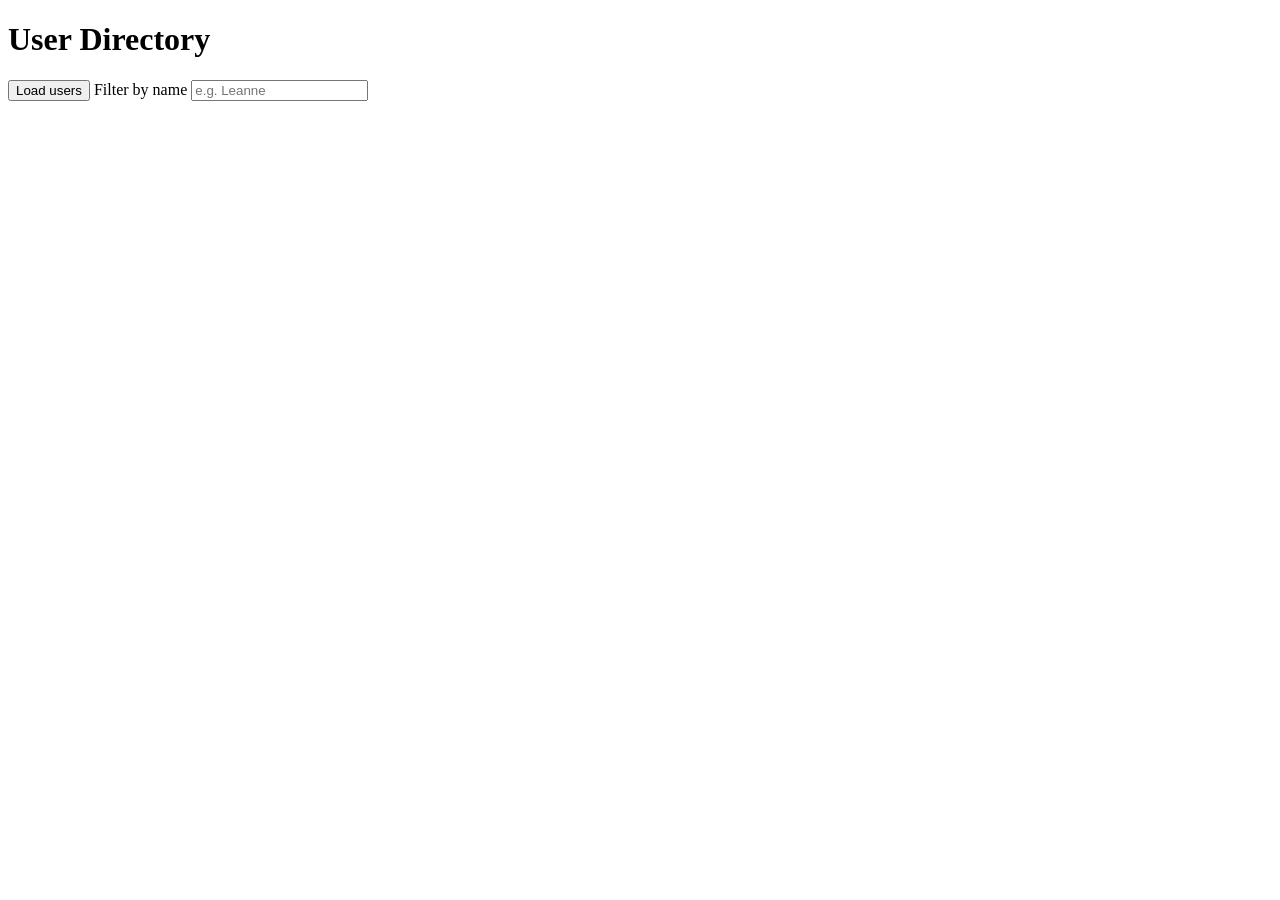
<file: Day 5 assignment/index.html>
<!DOCTYPE html>
<html lang="en">
  <head>
    <meta charset="UTF-8" />
    <meta name="viewport" content="width=device-width, initial-scale=1.0" />
    <title>User Directory</title>
    <script src="users.js" defer></script>
  </head>
  <body>
    <h1>User Directory</h1>
    <button type="button" id="load-users">Load users</button>
 
    <label for="filter-input">Filter by name</label>
    <input type="text" id="filter-input" placeholder="e.g. Leanne" />
 
    <p id="status"></p>
    <ul id="users-list"></ul>
  </body>
</html>
</file>
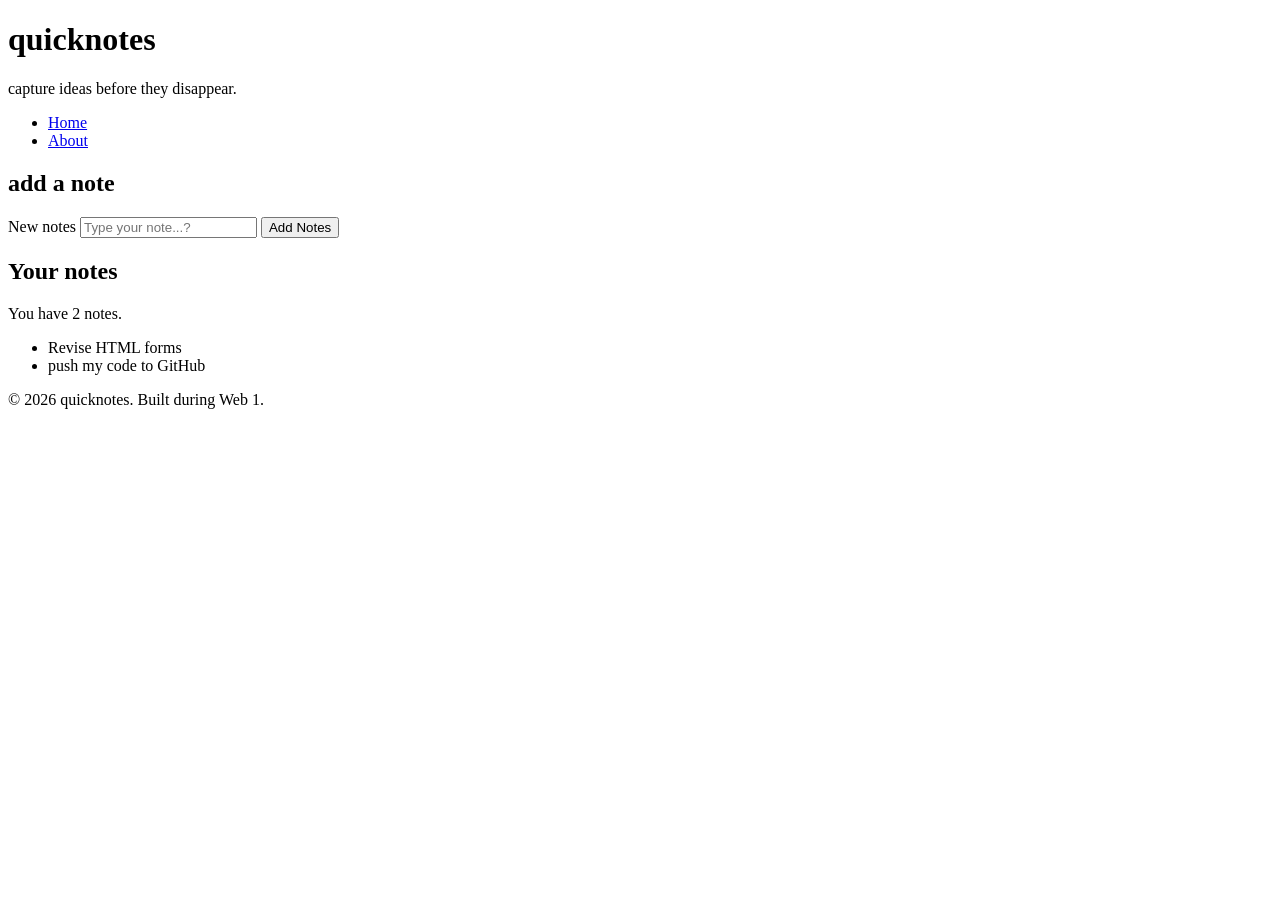
<file: day1/index.html>
<!DOCTYPE html>
<html lang="en">

<head>
    <meta charset="UTF-8">
    <meta name="viewport" content="width=device-width,initial-scale=1.0" />
    <title>quicknotes</title>
</head>

<body>
    <header>
        <h1>quicknotes</h1>
        <p>capture ideas before they disappear.</p>
        <nav>
            <ul>
                <li><a href="index.html">Home</a></li>
                <li><a href="about.html">About</a></li>
            </ul>
        </nav>
    </header>
    <main>
        <section>
            <h2>add a note</h2>

            <form id="note-form">
                <label for="note-input">New notes</label>
                <input type="text" id="note-input" placeholder="Type your note...?" />
                <button type="submit">Add Notes</button>
            </form>
        </section>
        <section>
            <h2>Your notes</h2>
            <p id="note-count">You have 2 notes.</p>

            <ul id="notes-list">
                <li>Revise HTML forms</li>
                <li>push my code to GitHub</li>
            </ul>
        </section>
    </main>
    <footer>
        <p>&copy; 2026 quicknotes. Built during Web 1.</p>
    </footer>
</body>

</html>
</file>
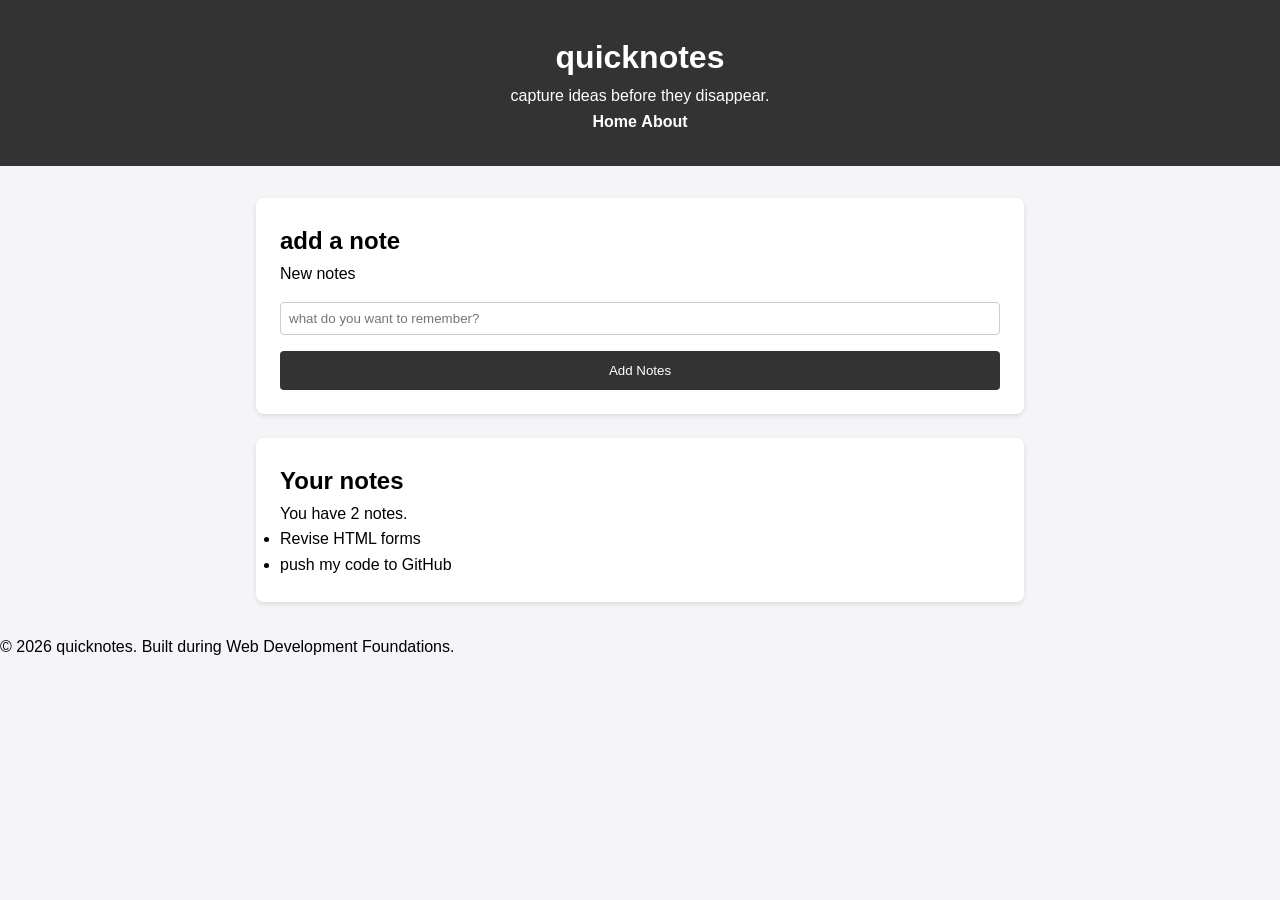
<file: day2/index.html>
<!DOCTYPE html>
<html lang="en">

<head>
    <meta charset="UTF-8">
    <meta name="viewport" content="width=device-width,initial-scale=1.0">
    <title>quicknotes</title>
    <link rel="stylesheet" href="style.css" />
</head>

<body>
    <header>
        <h1>quicknotes</h1>
        <p>capture ideas before they disappear.</p>
        <nav>
            <a href="index.html">Home</a>
            <a href="about.html">About</a>
        </nav>
    </header>
    <main>
        <section>
            <h2>add a note</h2>

            <form id="note-form">
                <label for="note-input">New notes</label>
                <input type="text" id="note-input" placeholder="what do you want to remember?" required>
                <button type="submit">Add Notes</button>
            </form>
        </section>
        <section>
            <h2>Your notes</h2>
            <p id="note-count">You have 2 notes.</p>

            <ul id="notes-list">
                <li>Revise HTML forms</li>
                <li>push my code to GitHub</li>
            </ul>
        </section>
    </main>
    <footer>
        <p>&copy; 2026 quicknotes. Built during Web Development Foundations.</p>
    </footer>
</body>

</html>
</file>
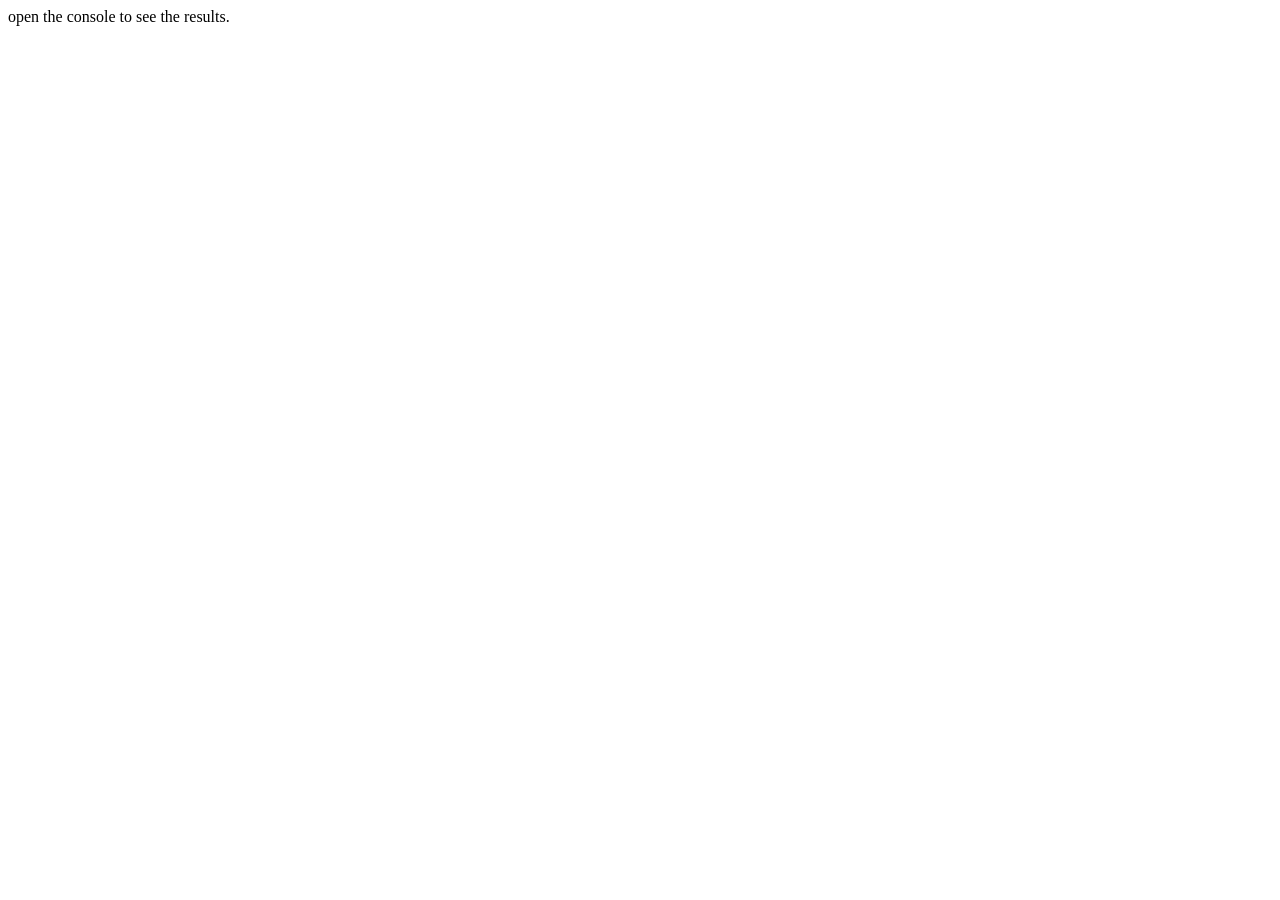
<file: day3/index.html>
<!DOCTYPE html>
<html lang="en">

<head>
    <meta charset="UTF-8">
    <meta name="viewport" content="width=device-width,initial-scale=1.0">
    <title>Notes Toolkit</title>
    <script src="script.js" defer></script>
</head>

<body>
    open the console to see the results.
</body>

</html>
</file>
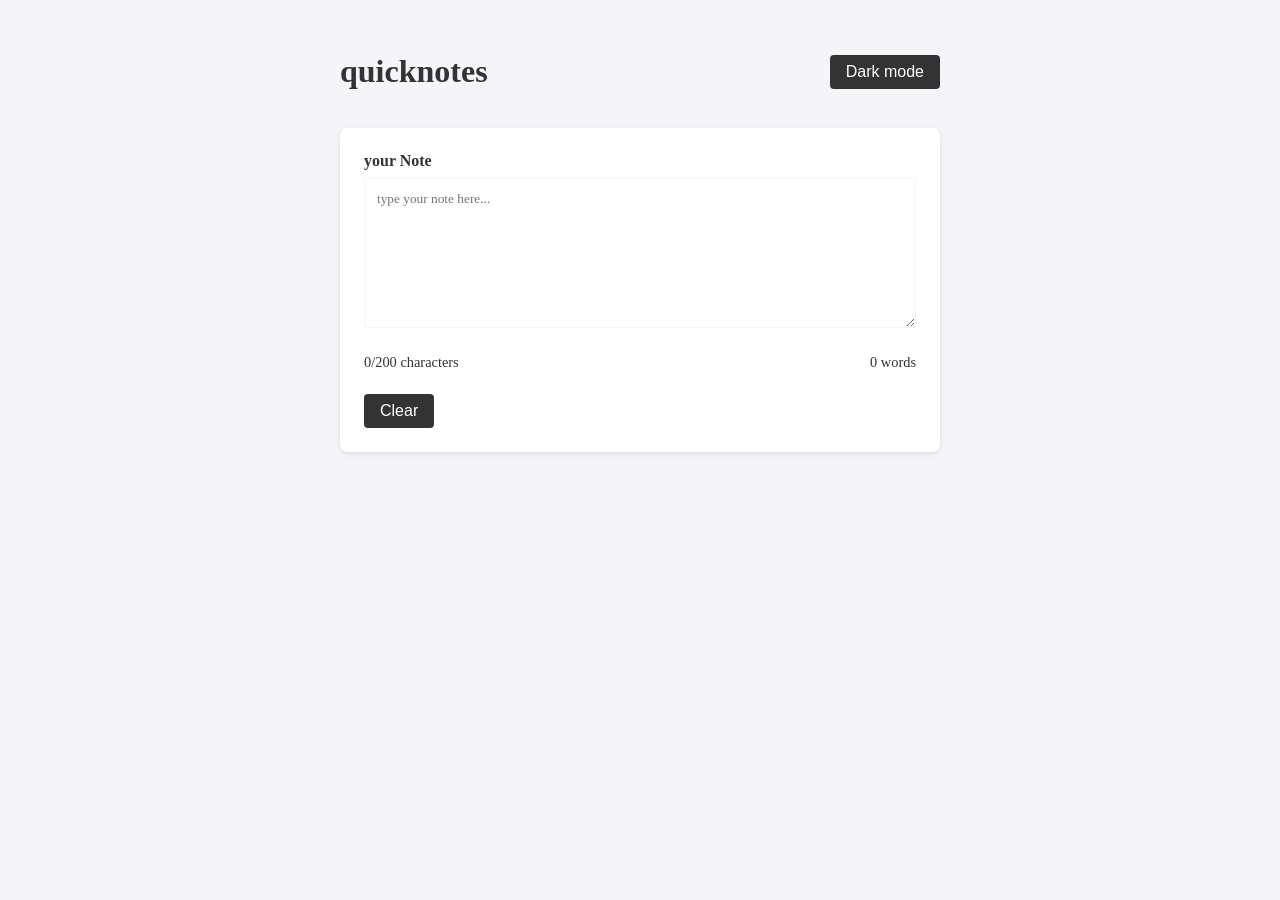
<file: day4/index.html>
<!DOCTYPE html>
<html lang="en">

<head>
    <meta charset="UTF-8" />
    <meta name="viewport" content="width=device-width" ,initial-scale=1.0 />
    <title>quicknotes - day4</title>
    <link rel="stylesheet" href="style.css" />
    <script src="script.js" defer></script>
</head>

<body>
    <header>
        <h1>quicknotes</h1>
        <button id="theme-toggle">Dark mode</button>
    </header>
    <main>
        <section>
            <label for="note-text">your Note</label>
            <textarea id="note-text" placeholder="type your note here..."></textarea>

            <div class="counters">
                <p id="char-count">0/200 characters</p>
                <p id="word-count">0 words</p>
            </div>
            <button id="clear-bin">Clear</button>
        </section>
    </main>
</body>

</html>
</file>
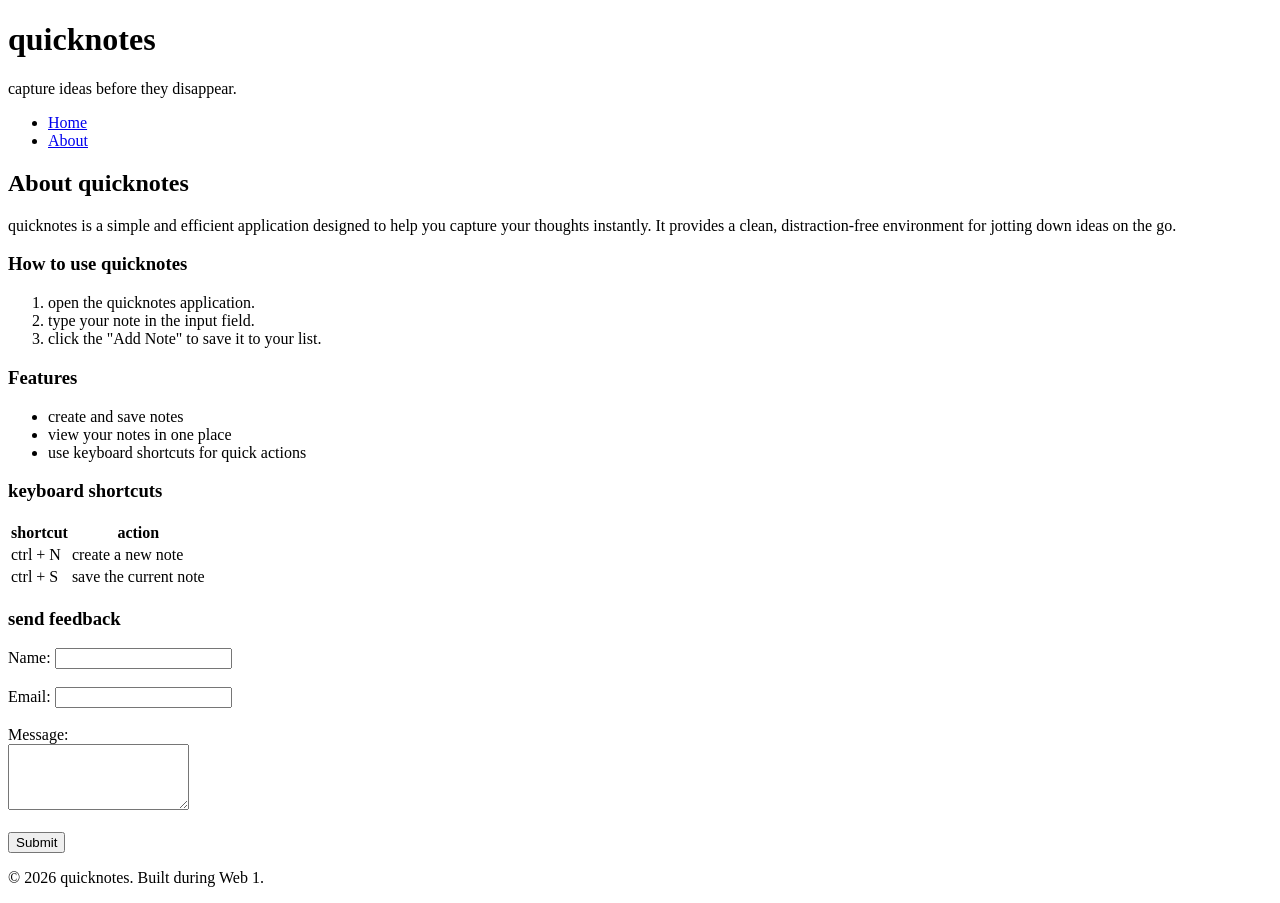
<file: day1/about.html>
<!DOCTYPE html>
<html lang="en">

<head>
    <meta charset="UTF-8">
    <meta name="viewport" content="width=device-width,initial-scale=1.0" />
    <title>About quicknotes</title>
</head>

<body>
    <header>
        <h1>quicknotes</h1>
        <p>capture ideas before they disappear.</p>
        <nav>
            <ul>
                <li><a href="index.html">Home</a></li>
                <li><a href="about.html">About</a></li>
            </ul>
        </nav>
    </header>
    <main>
        <h2>About quicknotes</h2>
        <p>quicknotes is a simple and efficient application designed to help you capture your thoughts instantly. It
            provides a clean, distraction-free environment for jotting down ideas on the go.</p>

        <section>
            <h3>How to use quicknotes</h3>
            <ol>
                <li>open the quicknotes application.</li>
                <li>type your note in the input field.</li>
                <li>click the "Add Note" to save it to your list.</li>
            </ol>
        </section>
        <section>
            <h3>Features</h3>

            <ul>
                <li>create and save notes</li>
                <li>view your notes in one place</li>
                <li>use keyboard shortcuts for quick actions</li>
            </ul>
        </section>

        <section>
            <h3>keyboard shortcuts</h3>

            <table>
                <thead>
                    <tr>
                        <th>shortcut</th>
                        <th>action</th>
                    </tr>
                </thead>

                <tbody>
                    <tr>
                        <td>ctrl + N</td>
                        <td>create a new note</td>
                    </tr>
                    <tr>
                        <td>ctrl + S</td>
                        <td>save the current note</td>
                    </tr>
                </tbody>
            </table>
        </section>

        <section>
            <h3>send feedback</h3>
            <form action="#" method="post">
                <label for="name">Name:</label>
                <input type="text" id="name" name="name" required>

                <br /><br />

                <label for="email">Email:</label>
                <input type="email" id="email" name="email" required>

                <br /><br />

                <label for="message">Message:</label><br />
                <textarea id="message" name="message" rows="4" required></textarea>

                <br><br>

                <button type="submit">Submit</button>
            </form>
        </section>
    </main>
    <footer>
        <p>&copy; 2026 quicknotes. Built during Web 1.</p>
    </footer>

</body>

</html>
</file>
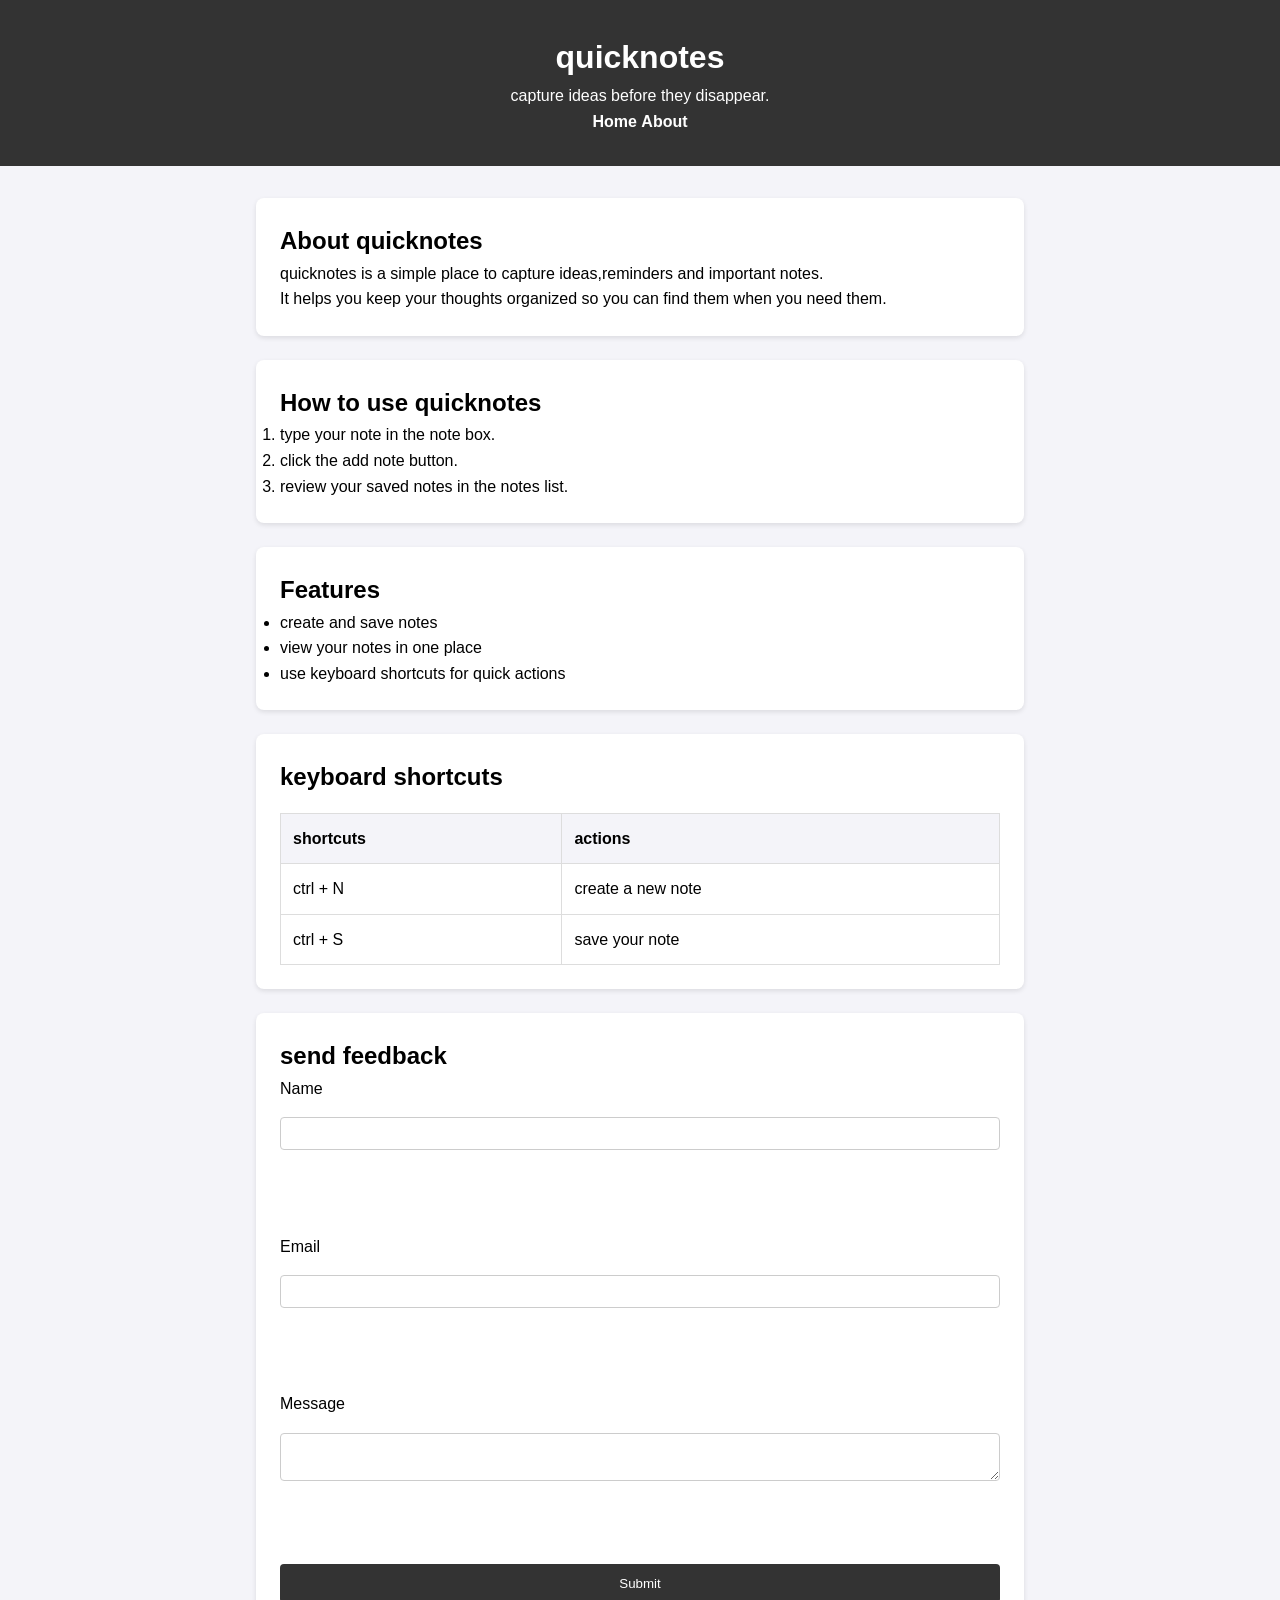
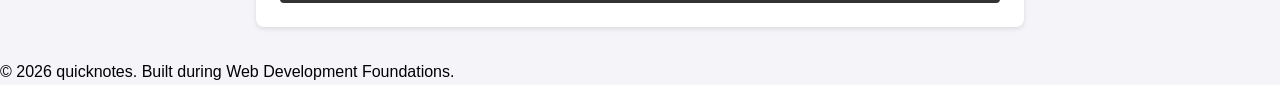
<file: day2/about.html>
<!DOCTYPE html>
<html lang="en">

<head>
    <meta charset="UTF-8">
    <meta name="viewport" content="width=device-width,initial-scale=1.0">
    <title>About quicknotes</title>
    <link rel="stylesheet" href="style.css" />
</head>

<body>
    <header>
        <h1>quicknotes</h1>
        <p>capture ideas before they disappear.</p>
        <nav>
            <a href="index.html">Home</a>
            <a href="about.html">About</a>
        </nav>
    </header>
    <main>
        <section>
            <h2>About quicknotes</h2>
            <p>quicknotes is a simple place to capture ideas,reminders and important notes.</p>
            <p>It helps you keep your thoughts organized so you can find them when you need them.</p>
        </section>
        <section>
            <h2>How to use quicknotes</h2>

            <ol>
                <li>type your note in the note box.</li>
                <li>click the add note button.</li>
                <li>review your saved notes in the notes list.</li>
            </ol>
        </section>
        <section>
            <h2>Features</h2>

            <ul class="Features">
                <li>create and save notes</li>
                <li>view your notes in one place</li>
                <li>use keyboard shortcuts for quick actions</li>
            </ul>
        </section>

        <section>
            <h2>keyboard shortcuts</h2>

            <table>
                <thead>
                    <tr>
                        <th>shortcuts</th>
                        <th>actions</th>
                    </tr>
                </thead>

                <tbody>
                    <tr>
                        <td>ctrl + N</td>
                        <td>create a new note</td>
                    </tr>
                    <tr>
                        <td>ctrl + S</td>
                        <td>save your note</td>
                    </tr>
                </tbody>
            </table>
        </section>

        <section>
            <h2>send feedback</h2>
            <form>
                <label for="name">Name</label>
                <input type="text" id="name" name="name" required>

                <br><br>

                <label for="email">Email</label>
                <input type="email" id="email" name="email" required>

                <br><br>

                <label for="message">Message</label>
                <textarea id="message" name="message" required></textarea>

                <br><br>

                <button type="submit">Submit</button>
            </form>
        </section>
    </main>
    <footer>
        <p>&copy; 2026 quicknotes. Built during Web Development Foundations.</p>
    </footer>

</body>

</html>
</file>
<file: day2/style.css>
* {
    box-sizing: border-box;
    margin: 0;
    padding: 0;
}

body {
    font-family: Arial, sans-serif;
    background-color: #f4f4f9;
    line-height: 1.6;
}

header {
    background-color: #333;
    color: white;
    padding: 2rem 1rem;
    text-align: center;
}

nav ul {
    display: flex;
    justify-content: center;
    gap: 16px;
    list-style: none;
    margin-top: 1rem;
}

nav a {
    color: white;
    text-decoration: none;
    font-weight: bold;
    transition: color 0.3s ease;
}

nav a:hover {
    color: #ffd700;
}

main {
    max-width: 800px;
    margin: 2rem auto;
    padding: 0 1rem;
}

section {
    background-color: white;
    padding: 1.5rem;
    margin-bottom: 1.5rem;
    border-radius: 8px;
    box-shadow: 0 2px 5px rgba(0, 0, 0, 0.1);
}

.features {
    display: grid;
    grid-template-columns: repeat(auto-fit, minmax(180px, 1fr));
    gap: 1rem;
    list-style: none;
    padding: 0;
}

.features li {
    background-color: #eee;
    padding: 1rem;
    border-radius: 4px;
    text-align: center;
}

table {
    width: 100%;
    border-collapse: collapse;
    margin-top: 1rem;
}

th,
td {
    border: 1px solid #ddd;
    padding: 0.75rem;
    text-align: left;
}

th {
    background-color: #f4f4f9;
}

form {
    display: flex;
    flex-direction: column;
    gap: 1rem;
}

input,
textarea {
    width: 100%;
    padding: 0.5rem;
    border: 1px solid #ccc;
    border-radius: 4px;
}

button {
    padding: 0.75rem;
    background-color: #333;
    color: white;
    border: none;
    border-radius: 4px;
    cursor: pointer;
    transition: background-color 0.3s ease;
}

button:hover {
    background-color: #555;
}

@media (max-width: 600px) {
    header {
        font-size: 0.9rem;
        padding: 1rem;
    }

    nav ul {
        flex-direction: column;
        gap: 10px;
    }
}
</file>
<file: day4/style.css>
:root {
    --bg-color: #f4f4f9;
    --text-color: #333;
    --card-bg: #ffffff;
    --button-bg: #333;
    --button-text: #fff;
    --border-color: #ccc;
}

body.dark {
    --bg-color: #1a1a1a;
    --text-color: #f4f4f9;
    --card-bg: #2d2d2d;
    --button-bg: #f4f4f9;
    --button-text: #1a1a1a;
    --border-color: #444;
}

body {
    font-family: Arial. sans-serif;
    background-color: var(--bg-color);
    color: var(--text-color);
    transition: background-color 0.3s, color 0.3s;
    margin: 0;
    padding: 2rem;
    display: flex;
    flex-direction: column;
    align-items: center;
}

header {
    width: 100%;
    max-width: 600px;
    display: flex;
    justify-content: space-between;
    align-items: center;
    margin-bottom: 1rem;
}

main {
    width: 100%;
    max-width: 600px;
}

section {
    background-color: var(--card-bg);
    padding: 1.5rem;
    border-radius: 8px;
    box-shadow: 0 2px 5px rgba(0, 0, 0, 0.1);
    transition: backkground-color 0.3s;
}

label {
    display: block;
    font-weight: bold;
    margin-bottom: 0.5rem;
}

textarea {
    width: 100%;
    height: 150px;
    padding: 0.75rem;
    border: 1px solid var(--bg-color);
    color: var(--text-color);
    font-family: inherit;
    resize: vertical;
    box-sizing: border-box;
}

.counters {
    display: flex;
    justify-content: space-between;
    margin: 0.5rem 0;
    font-size: 0.9rem;
}

.warning {
    color: orange !important;
}

.over {
    color: red !important;
    font-weight: bold;
}

button {
    padding: 0.5rem 1rem;
    background-color: var(--button-bg);
    color: var(--button-text);
    border: none;
    border-radius: 4px;
    cursor: pointer;
    font-size: 1rem;
    transition: opacity 0.2s;
}

button hover {
    opacity: 0.8;
}

#clear-btn {
    margin-top: 1rem;
    width: 100%;
}
</file>
